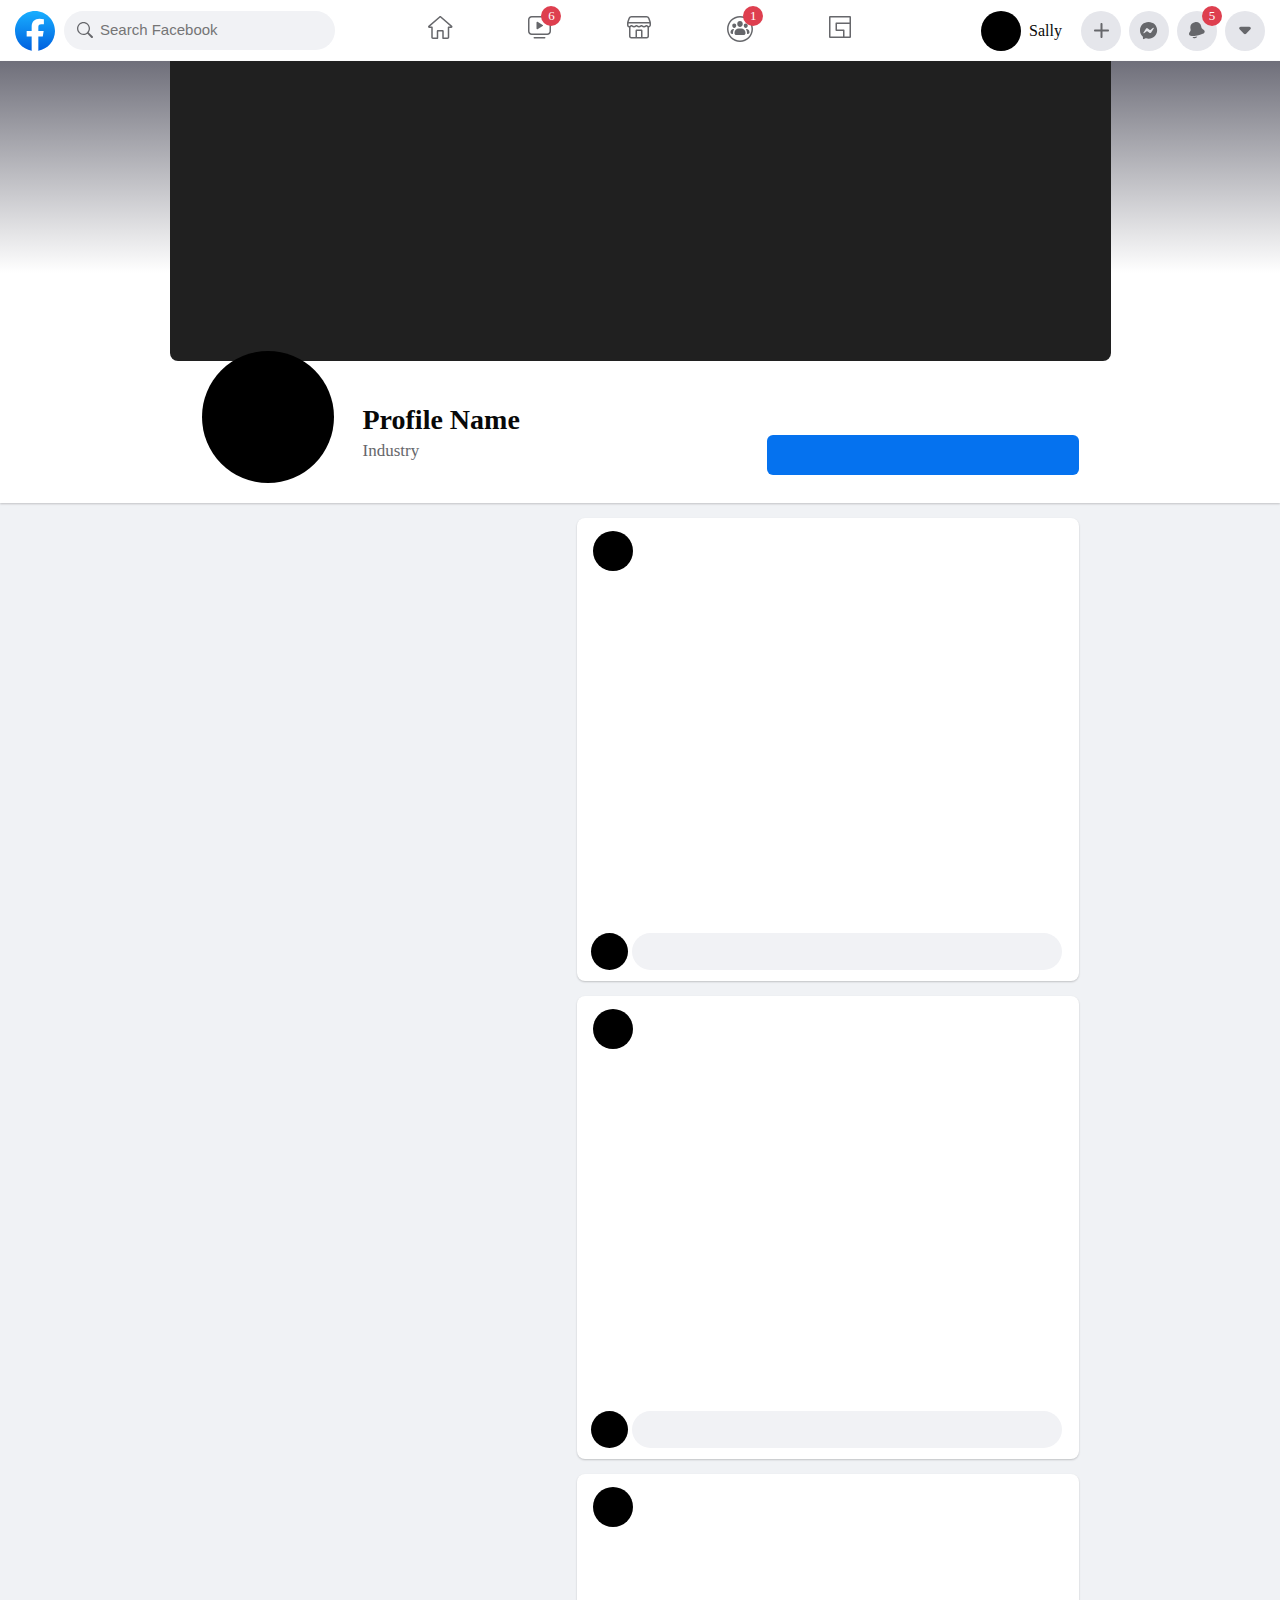
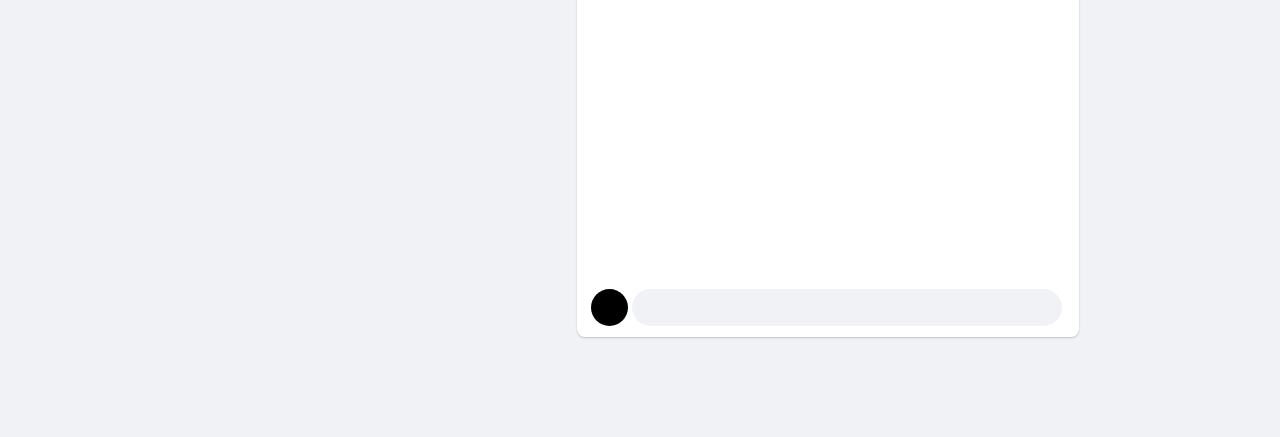
<file: facebook-design/index.html>
<!DOCTYPE html>
<html lang="en">
<head>
    <meta charset="UTF-8">
    <meta http-equiv="X-UA-Compatible" content="IE=edge">
    <meta name="viewport" content="width=device-width, initial-scale=1.0">
    <link rel="stylesheet" href="style.css">
    <title>Facebook</title>

</head>
<body>
    
    <!-- <div class="loader" ></div> -->
    <div class="content"  >
        <div class="navbar">
            <div class="navbar__container">
                <div class="navbar__logo">
                    <svg width="40" height="40" viewBox="0 0 40 40" fill="none" xmlns="http://www.w3.org/2000/svg">
                        <path d="M16.6667 39.7778C7.22222 38.1111 0 29.8889 0 20C0 9 9 0 20 0C31 0 40 9 40 20C40 29.8889 32.7778 38.1111 23.3333 39.7778L22.2222 38.8889H17.7778L16.6667 39.7778Z" fill="url(#paint0_linear_1_34)"/>
                        <path d="M27.7778 25.5555L28.6667 20H23.3334V16.1111C23.3334 14.5555 23.8889 13.3333 26.3334 13.3333H28.8889V8.22222C27.4445 7.99999 25.8889 7.77777 24.4445 7.77777C19.8889 7.77777 16.6667 10.5555 16.6667 15.5555V20H11.6667V25.5555H16.6667V39.6667C17.7778 39.8889 18.8889 40 20 40C21.1111 40 22.2222 39.8889 23.3334 39.6667V25.5555H27.7778Z" fill="white"/>
                        <defs>
                        <linearGradient id="paint0_linear_1_34" x1="20" y1="38.6156" x2="20" y2="0" gradientUnits="userSpaceOnUse">
                        <stop stop-color="#0062E0"/>
                        <stop offset="1" stop-color="#19AFFF"/>
                        </linearGradient>
                        </defs>
                    </svg>
                    <div class="navbar__search_form">

                        <input type="text" name="search_bar" id="search_bar" placeholder="Search Facebook"/> 
                        <div class="serach_icon">
                            <svg width="16" viewBox="0 0 16 16">
                                <use xlink:href="./facebook-icons.svg#search"></use>
                            </svg>
                        </div>  
                    </div>
                </div>
                <nav>
                    <a href="#">
                        <svg width="25" viewBox="0 0 25 23">
                            <use xlink:href="./facebook-icons.svg#home"></use>
                        </svg>
                    </a>
                    <a href="#">
                        <svg width="23" viewBox="0 0 23 23">
                            <use xlink:href="./facebook-icons.svg#videos"></use>
                        </svg>
                        <div class="count_circle">6</div>
                    </a>
                    <a href="#">
                        <svg width="24" viewBox="0 0 24 23" >
                            <use xlink:href="./facebook-icons.svg#build"></use>
                        </svg>
                    </a>
                    <a href="#">
                        <svg width="26" viewBox="0 0 26 26" >
                            <use xlink:href="./facebook-icons.svg#group"></use>
                        </svg>
                        <div class="count_circle">1</div>
                    </a>
                    <a href="#">
                        <svg width="22" viewBox="0 0 22 22" >
                            <use xlink:href="./facebook-icons.svg#rand"></use>
                        </svg>
                    </a>
                </nav>
                <div class="navbar__profile">
                    <span class="navbar__default_img">
                    </span>
                    <p>Sally</p>
                    <div class="navbar__profile_icons">
                        <a href="#">
                            <svg width="15" viewBox="0 0 15 15" >
                                <use xlink:href="./facebook-icons.svg#add"></use>
                            </svg>
                            
                        </a>
                        <a href="#">
                            <svg width="18" viewBox="0 0 18 18" >
                                <use xlink:href="./facebook-icons.svg#messages"></use>
                            </svg>
                        </a>
                        <a href="#">
                            <svg width="16" viewBox="0 0 16 17" >
                                <use xlink:href="./facebook-icons.svg#notif"></use>
                            </svg>
                            <div class="count_circle">5</div>
                        </a>
                        <a href="#">
                            <svg width="12" viewBox="0 0 12 9" >
                                <use xlink:href="./facebook-icons.svg#view-more"></use>
                            </svg>
                        </a>
                    </div>
                    
                    <div class="hamburger" onclick="document.querySelector('.navbar__profile').classList.toggle('active')">
                        <svg width="12" viewBox="0 0 12 9" >
                            <use xlink:href="./facebook-icons.svg#view-more"></use>
                        </svg>
                    </div>
                    
                </div>
            </div>
        </div>
        <div class="header">
            <div class="header__cover">  
            </div>
            <div class="header__user_info">
                <div class="header__profile_picture"> </div>
                <div class="header__info">
                    <h2>Profile Name</h2>
                    <p>Industry</p>
                </div>
                <div class="header__box"></div>
            </div>
        </div>
        <main class="container">
           <div class="container__left_side"></div> 
           <div class="container__right_side">

                <div class="post" style="display: none;" >
                    <div class="post__header">
                        <span class="post__default_img">
                        </span>
                        <div class="post__profile_info">
                            <h3></h3>
                            <p>Yesterday at 14:03</p>
                        </div>
                        <svg width="17" height="4" viewBox="0 0 17 4" >
                            <use xlink:href="./facebook-icons.svg#more-options"></use>
                        </svg>    
                    </div>
                    <div class="post__description">
                        <p> Description </p>
                    </div>
                    <img src="./images/post.png" alt="" class="post__image">
                    <div class="post__feedback">
                        <div class="post__icons"></div>
                        <p>Joe Soap and 40 others</p>
                        <p class="post__feedback__comment_count">1 comment 1 share</p>                        
                    </div>
                    <div class="post__leave_feedback">
                        <div>
                            Like
                        </div>
                        <div>
                            Comment
                        </div>
                        <div>
                            Share
                        </div>
                    </div>
                    <div class="post__comments">
                        <a href="#"> Most relevant</a>
                        <div class="post__comment">
                            <span class="post__comment_img"></span>
                            <input type="text" name="comment" placeholder="Write a comment...">

                        </div>
                        <a href="#">View 1 comment</a>
                    </div>
                </div>

                <div class="post_skeleton" style="display: none;" >
                    <div class="post__header">
                        <span class="post__default_img skeleton">
                        </span>
                        <div class="post__profile_info ">
                            <h3 class="skeleton"></h3>
                            <p class="skeleton"></p>
                        </div>   
                    </div>
                    <div class="post__description skeleton">
                    </div>
                    <div class="post_skeleton__image skeleton">
                        
                    </div>
                    
                    <div class="post__feedback">
                        <div class="post__icons skeleton"></div>
                        <p class="post__feedback__comment_count skeleton"></p>                        
                    </div>
                    <div class="post__comments">
                        <div class="post__comment">
                            <span class="post__comment_img skeleton"></span>
                            <input type="text" name="comment"class="skeleton">

                        </div>
                    </div>
                </div>
           </div>
        </main>
    </div>
    <script type="module" src="./script.js"></script>
    
</body>
</html>
</file>
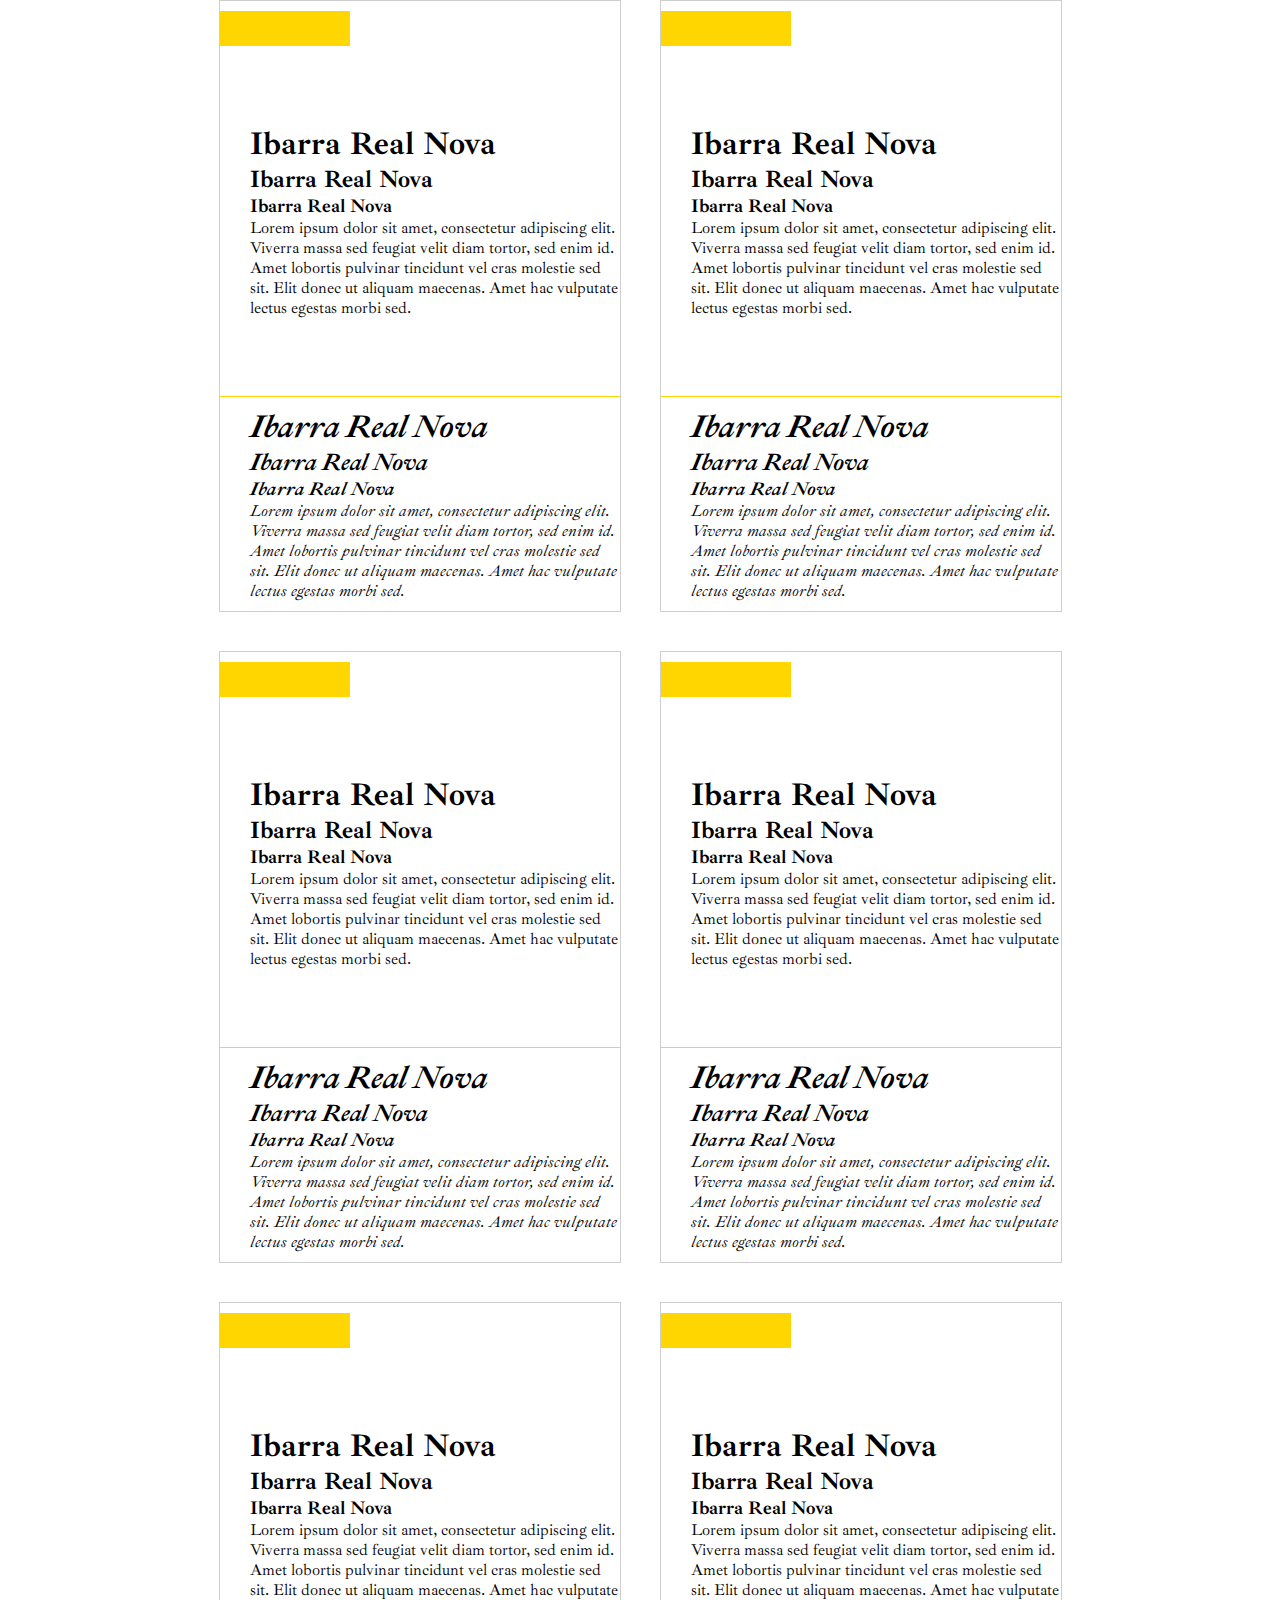
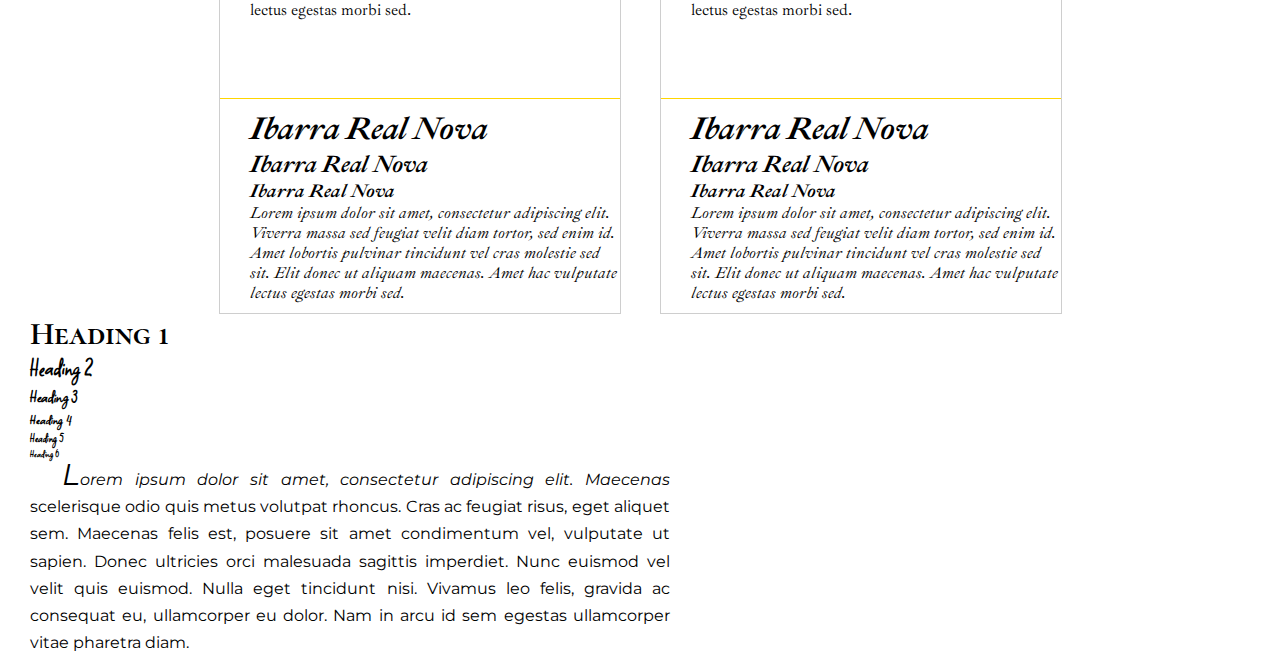
<file: fonts-task/index.html>
<!DOCTYPE html>
<html lang="en">
<head>
    <meta charset="UTF-8">
    <meta http-equiv="X-UA-Compatible" content="IE=edge">
    <meta name="viewport" content="width=device-width, initial-scale=1.0">
    <link rel="stylesheet" href="style.css">
    <title>Document</title>
</head>
<body>
    <div class="container">
        <div class="card card-1">
            <div class="block"></div>
            <div>
                <h1>Ibarra Real Nova </h1>
                <h2>Ibarra Real Nova </h2>
                <h3>Ibarra Real Nova </h3>
                <p>Lorem ipsum dolor sit amet, consectetur adipiscing elit. Viverra massa sed feugiat velit diam tortor, sed enim id. Amet lobortis pulvinar tincidunt vel cras molestie sed sit. Elit donec ut aliquam maecenas. Amet hac vulputate lectus egestas morbi sed.</p>
            </div>
            <div class="card--italics">
                <h1>Ibarra Real Nova </h1>
                <h2>Ibarra Real Nova </h2>
                <h3>Ibarra Real Nova </h3>
                <p>Lorem ipsum dolor sit amet, consectetur adipiscing elit. Viverra massa sed feugiat velit diam tortor, sed enim id.
                    Amet lobortis pulvinar tincidunt vel cras molestie sed sit. Elit donec ut aliquam maecenas. Amet hac vulputate
                    lectus egestas morbi sed.</p>
            </div>
        </div>
        <div class="card card-1">
            <div class="block"></div>
            <div>
                <h1>Ibarra Real Nova </h1>
                <h2>Ibarra Real Nova </h2>
                <h3>Ibarra Real Nova </h3>
                <p>Lorem ipsum dolor sit amet, consectetur adipiscing elit. Viverra massa sed feugiat velit diam tortor, sed
                    enim id. Amet lobortis pulvinar tincidunt vel cras molestie sed sit. Elit donec ut aliquam maecenas. Amet
                    hac vulputate lectus egestas morbi sed.</p>
            </div>
            <div class="card--italics">
                <h1>Ibarra Real Nova </h1>
                <h2>Ibarra Real Nova </h2>
                <h3>Ibarra Real Nova </h3>
                <p>Lorem ipsum dolor sit amet, consectetur adipiscing elit. Viverra massa sed feugiat velit diam tortor, sed
                    enim id.
                    Amet lobortis pulvinar tincidunt vel cras molestie sed sit. Elit donec ut aliquam maecenas. Amet hac
                    vulputate
                    lectus egestas morbi sed.</p>
            </div>
        
        </div>
        <div class="card card-1">
            <div class="block"></div>
            <div>
                <h1>Ibarra Real Nova </h1>
                <h2>Ibarra Real Nova </h2>
                <h3>Ibarra Real Nova </h3>
                <p>Lorem ipsum dolor sit amet, consectetur adipiscing elit. Viverra massa sed feugiat velit diam tortor, sed
                    enim id. Amet lobortis pulvinar tincidunt vel cras molestie sed sit. Elit donec ut aliquam maecenas. Amet
                    hac vulputate lectus egestas morbi sed.</p>
            </div>
            <div class="card--italics">
                <h1>Ibarra Real Nova </h1>
                <h2>Ibarra Real Nova </h2>
                <h3>Ibarra Real Nova </h3>
                <p>Lorem ipsum dolor sit amet, consectetur adipiscing elit. Viverra massa sed feugiat velit diam tortor, sed
                    enim id.
                    Amet lobortis pulvinar tincidunt vel cras molestie sed sit. Elit donec ut aliquam maecenas. Amet hac
                    vulputate
                    lectus egestas morbi sed.</p>
            </div>
        
        </div>
        <div class="card card-1">
            <div class="block"></div>
            <div>
                <h1>Ibarra Real Nova </h1>
                <h2>Ibarra Real Nova </h2>
                <h3>Ibarra Real Nova </h3>
                <p>Lorem ipsum dolor sit amet, consectetur adipiscing elit. Viverra massa sed feugiat velit diam tortor, sed
                    enim id. Amet lobortis pulvinar tincidunt vel cras molestie sed sit. Elit donec ut aliquam maecenas. Amet
                    hac vulputate lectus egestas morbi sed.</p>
            </div>
            <div class="card--italics">
                <h1>Ibarra Real Nova </h1>
                <h2>Ibarra Real Nova </h2>
                <h3>Ibarra Real Nova </h3>
                <p>Lorem ipsum dolor sit amet, consectetur adipiscing elit. Viverra massa sed feugiat velit diam tortor, sed
                    enim id.
                    Amet lobortis pulvinar tincidunt vel cras molestie sed sit. Elit donec ut aliquam maecenas. Amet hac
                    vulputate
                    lectus egestas morbi sed.</p>
            </div>
        
        </div>
        <div class="card card-1">
            <div class="block"></div>
            <div>
                <h1>Ibarra Real Nova </h1>
                <h2>Ibarra Real Nova </h2>
                <h3>Ibarra Real Nova </h3>
                <p>Lorem ipsum dolor sit amet, consectetur adipiscing elit. Viverra massa sed feugiat velit diam tortor, sed
                    enim id. Amet lobortis pulvinar tincidunt vel cras molestie sed sit. Elit donec ut aliquam maecenas. Amet
                    hac vulputate lectus egestas morbi sed.</p>
            </div>
            <div class="card--italics">
                <h1>Ibarra Real Nova </h1>
                <h2>Ibarra Real Nova </h2>
                <h3>Ibarra Real Nova </h3>
                <p>Lorem ipsum dolor sit amet, consectetur adipiscing elit. Viverra massa sed feugiat velit diam tortor, sed
                    enim id.
                    Amet lobortis pulvinar tincidunt vel cras molestie sed sit. Elit donec ut aliquam maecenas. Amet hac
                    vulputate
                    lectus egestas morbi sed.</p>
            </div>
        
        </div>
        <div class="card card-1">
            <div class="block"></div>
            <div>
                <h1>Ibarra Real Nova </h1>
                <h2>Ibarra Real Nova </h2>
                <h3>Ibarra Real Nova </h3>
                <p>Lorem ipsum dolor sit amet, consectetur adipiscing elit. Viverra massa sed feugiat velit diam tortor, sed
                    enim id. Amet lobortis pulvinar tincidunt vel cras molestie sed sit. Elit donec ut aliquam maecenas. Amet
                    hac vulputate lectus egestas morbi sed.</p>
            </div>
            <div class="card--italics">
                <h1>Ibarra Real Nova </h1>
                <h2>Ibarra Real Nova </h2>
                <h3>Ibarra Real Nova </h3>
                <p>Lorem ipsum dolor sit amet, consectetur adipiscing elit. Viverra massa sed feugiat velit diam tortor, sed
                    enim id.
                    Amet lobortis pulvinar tincidunt vel cras molestie sed sit. Elit donec ut aliquam maecenas. Amet hac
                    vulputate
                    lectus egestas morbi sed.</p>
            </div>
        
        </div>
        
    </div>
    <div class="task-1">
        <h1>Heading 1</h1>
        <h2>Heading 2</h2>
        <h3>Heading 3</h3>
        <h4>Heading 4</h4>
        <h5>Heading 5</h5>
        <h6>Heading 6</h6>
        <p>Lorem ipsum dolor sit amet, consectetur adipiscing elit. Maecenas scelerisque odio quis metus volutpat rhoncus. Cras ac feugiat risus, eget aliquet sem. Maecenas felis est, posuere sit amet condimentum vel, vulputate ut sapien. Donec ultricies orci malesuada sagittis imperdiet. Nunc euismod vel velit quis euismod. Nulla eget tincidunt nisi. Vivamus leo felis, gravida ac consequat eu, ullamcorper eu dolor. Nam in arcu id sem egestas ullamcorper vitae pharetra diam.</p>  
    </div>
    
</body>
</html>
</file>
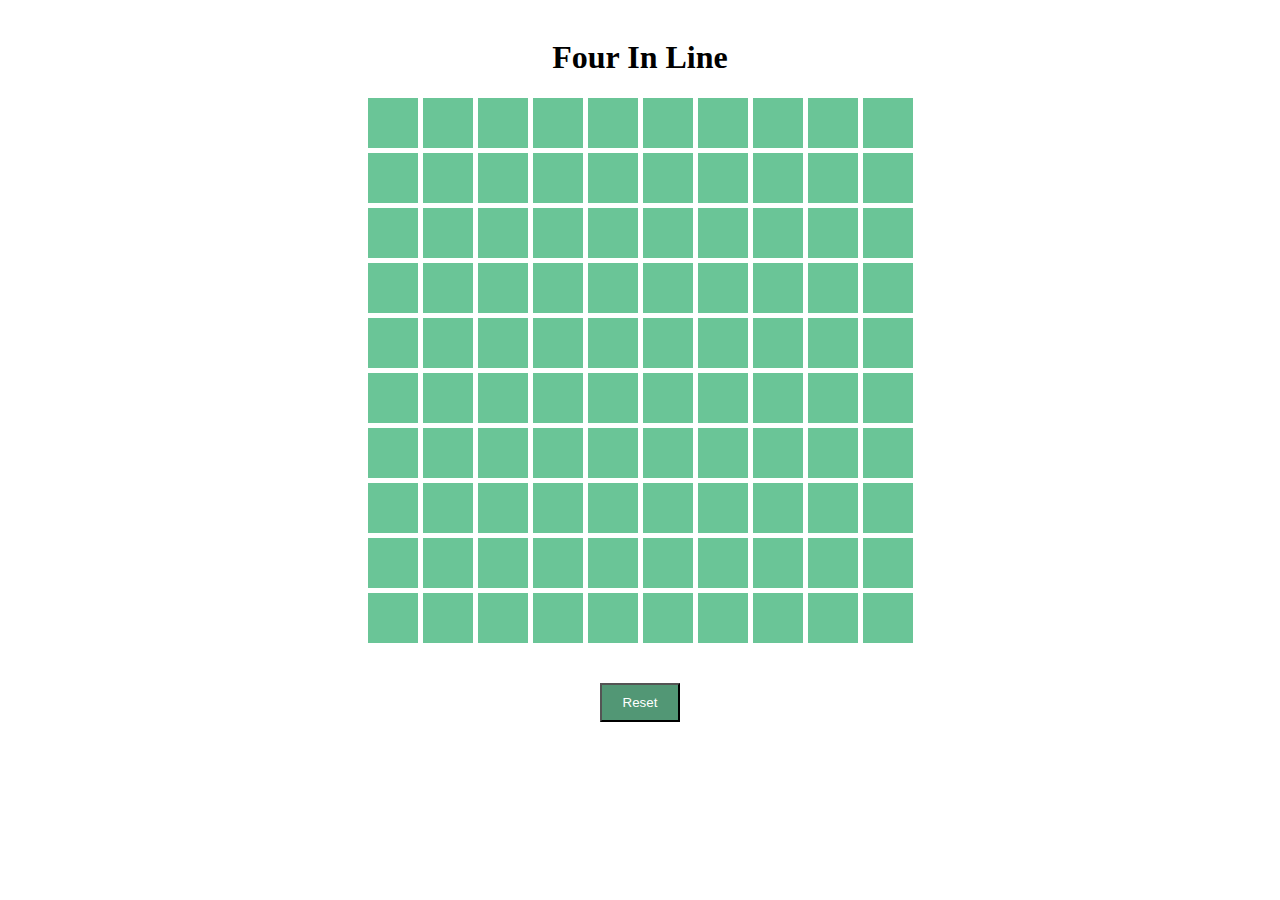
<file: four-in-line-game/index.html>
<!DOCTYPE html>
<html lang="en">
<head>
    <meta charset="UTF-8">
    <meta http-equiv="X-UA-Compatible" content="IE=edge">
    <meta name="viewport" content="width=device-width, initial-scale=1.0">
    
    <link rel="stylesheet" href="style.css">
    <title>Document</title>
</head>
<body>
    <div class="game">
        <h1>Four In Line</h1>
        <div class="game__container">

        </div>
        <div class="game__result"> </div>
        <button class="game__reset_button">
            Reset
        </button>
    </div>
    <script src="./script.js"></script>
</body>
</html>
</file>
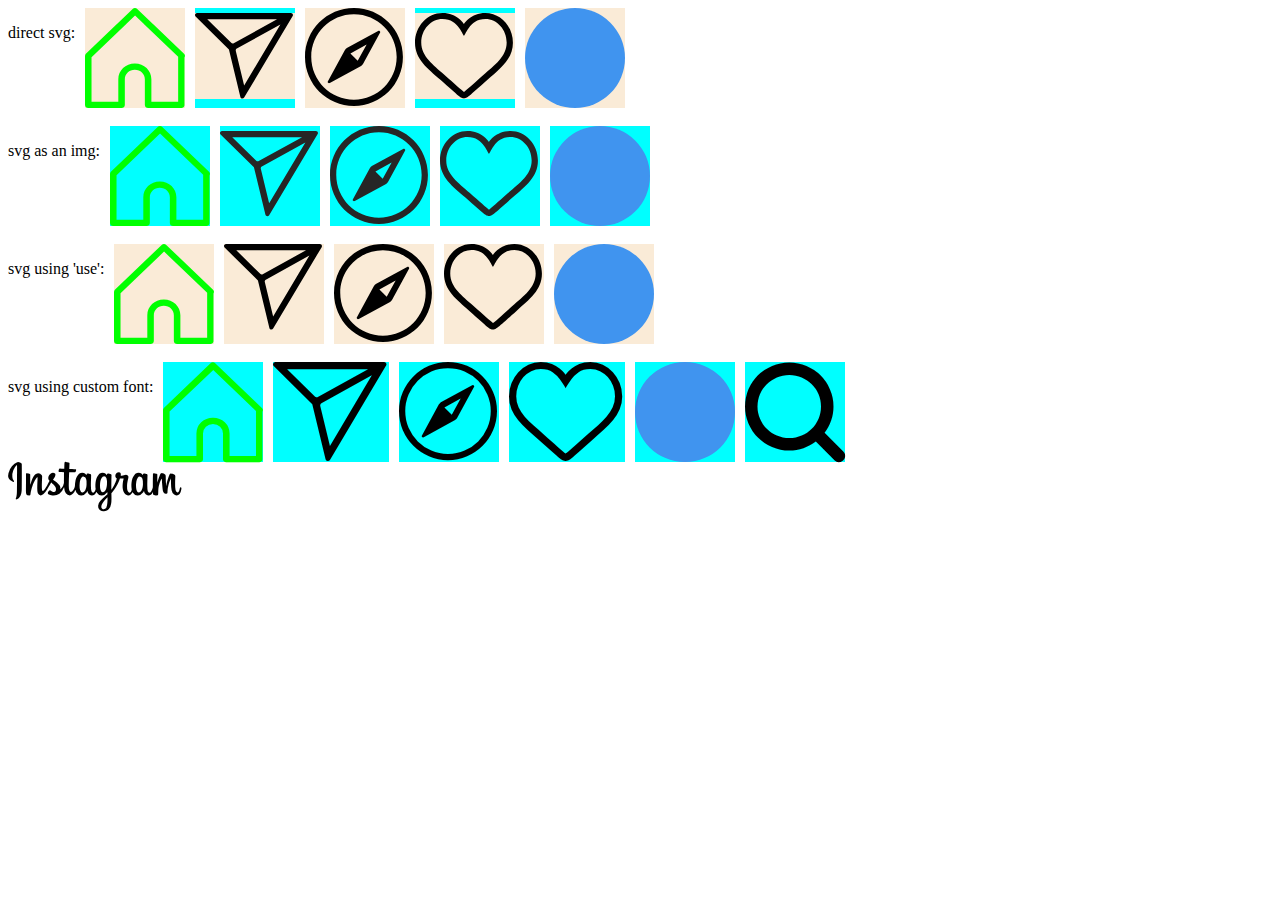
<file: instagram/index.html>
<!DOCTYPE html>
<html lang="en">
<head>
    <meta charset="UTF-8">
    <meta http-equiv="X-UA-Compatible" content="IE=edge">
    <meta name="viewport" content="width=device-width, initial-scale=1.0">
    <title>Document</title>
    <link rel="stylesheet" href="style.css">
    <link rel="stylesheet" href="font-styles.css">
</head>
<body>
    <nav>
        <p>direct svg: </p>
        <a href="#"> 
            <svg viewBox="0 0 22 22" xmlns="http://www.w3.org/2000/svg" class="clicked">
                <path d="M21.2126 22H13.8863C13.5033 22 13.1681 21.6795 13.1681 21.3132V15.6816C13.1681 14.4912 12.2104 13.5754 10.9654 13.5754C9.72044 13.5754 8.76276 14.4912 8.76276 15.6816V21.3132C8.76276 21.6795 8.42757 22 8.0445 22H0.718259C0.335187 22 0 21.6795 0 21.3132V10.5536C0 10.3704 0.0957678 10.1873 0.191536 10.0499L10.4866 0.206035C10.7739 -0.0686785 11.2048 -0.0686785 11.4921 0.206035L21.7872 10.0499C21.9787 10.2331 22.0745 10.5536 21.9308 10.7825C21.9308 10.8283 21.883 10.8283 21.883 10.8741V21.3132C21.9308 21.6795 21.5956 22 21.2126 22ZM14.6046 20.6264H20.4943V10.7367L11.0133 1.67118L1.43652 10.8283V20.6264H7.32624V15.6816C7.32624 13.7128 8.90641 12.2019 10.9654 12.2019C13.0244 12.2019 14.6046 13.7128 14.6046 15.6816V20.6264V20.6264Z"/>
            </svg>    
        
        </a>
        <a href="#"> 
            <svg viewBox="0 0 22 19"  xmlns="http://www.w3.org/2000/svg">
                <path d="M21.0766 0H0.451594C0.0390941 0 -0.144239 0.504167 0.130761 0.779167L7.46409 8.02083L9.98493 18.4708C10.0766 18.8833 10.6266 18.9292 10.8099 18.6083L21.4891 0.6875C21.6724 0.366667 21.4433 0 21.0766 0ZM2.69743 1.375H18.0516L8.51826 6.64583C8.33493 6.7375 8.10576 6.69167 7.96826 6.55417L2.69743 1.375V1.375ZM10.8099 15.95L8.97659 8.34167C8.93076 8.15833 9.02243 7.92917 9.20576 7.8375L18.7849 2.52083L10.8099 15.95V15.95Z" />
            </svg>

        </a>
        <a href="#"> 
            <svg viewBox="0 0 22 22"  xmlns="http://www.w3.org/2000/svg">
                <path fill-rule="evenodd" clip-rule="evenodd" d="M10.7708 0C16.7292 0 21.5417 4.8125 21.5417 10.7708C21.5417 16.7292 16.7292 21.5417 10.7708 21.5417C4.8125 21.5417 0 16.7292 0 10.7708C0 4.8125 4.8125 0 10.7708 0ZM10.7708 20.1667C15.95 20.1667 20.1667 15.95 20.1667 10.7708C20.1667 5.59167 15.95 1.375 10.7708 1.375C5.59167 1.375 1.375 5.59167 1.375 10.7708C1.375 15.95 5.59167 20.1667 10.7708 20.1667ZM8.75417 9.30417C8.89167 9.075 9.075 8.89167 9.30417 8.75417L16.0875 5.04167C16.225 4.99583 16.3625 4.99583 16.4542 5.0875C16.5458 5.17917 16.5917 5.31667 16.5 5.45417L12.7875 12.2375C12.65 12.4667 12.4667 12.65 12.2375 12.7875L5.45417 16.5C5.31667 16.5458 5.17917 16.5458 5.0875 16.4542C4.99583 16.3625 4.95 16.225 5.04167 16.0875L8.75417 9.30417V9.30417ZM11.5958 11.5958L13.5667 8.02083L9.99167 9.99167L11.5958 11.5958Z" />
            </svg>
        </a>
        <a href="#"> 
            <svg viewBox="0 0 22 19" xmlns="http://www.w3.org/2000/svg">
                <path fill-rule="evenodd" clip-rule="evenodd" d="M15.4917 0C12.2375 0 10.7708 2.42917 10.7708 2.42917C10.7708 2.42917 9.30417 0 6.05 0C2.70417 0 0 2.93333 0 6.55417C0 10.175 2.79583 12.2375 5.59167 14.7125C9.80833 18.4708 10.0833 18.7917 10.7708 18.7917C11.4583 18.7917 11.7333 18.4708 15.95 14.7125C18.7917 12.1917 21.5417 10.1292 21.5417 6.55417C21.5417 2.93333 18.8375 0 15.4917 0ZM15.0333 13.6583C12.5583 15.8583 11.2292 17.0958 10.7708 17.3708C10.3125 17.05 8.6625 15.5833 6.50833 13.6583C3.9875 11.4125 1.375 9.53333 1.375 6.50833C1.375 3.66667 3.48333 1.32917 6.05 1.32917C7.92917 1.32917 8.9375 2.24583 9.67083 3.25417C11.3208 5.59167 10.2208 5.59167 11.8708 3.25417C12.6042 2.24583 13.6125 1.32917 15.4917 1.32917C18.0583 1.32917 20.1667 3.66667 20.1667 6.50833C20.1667 9.57917 17.5542 11.4583 15.0333 13.6583Z" />
            </svg>   

        </a>
        <a href="#"> 
            <svg viewBox="0 0 22 22" xmlns="http://www.w3.org/2000/svg" class="circle">
                <circle cx="11" cy="11" r="11" />
            </svg>
        </a>
    </nav>  
    <br/>
    <nav>
        <p>svg as an img: </p>
        <a href="#"> <img src="./icons/home.svg" alt="" class="clicked"> </a>
        <a href="#"> <img src="./icons/messages.svg" alt=""> </a>
        <a href="#"> <img src="./icons/explore.svg" alt=""> </a>
        <a href="#"> <img src="./icons/like.svg" alt=""> </a>
        <a href="#"> <img src="./icons/circle.svg" alt=""> </a>
    </nav>
    <br/>
    <nav>
        <p>svg using 'use': </p>
        <a href="#" >
            <svg viewBox="0 0 22 22" class="clicked">
                <use xlink:href="icons.svg#home"></use>
            </svg>
        </a>
        <a href="#">
            <svg viewBox="0 0 22 22">
                <use xlink:href="icons.svg#messages"></use>
            </svg>
        </a>
        <a href="#">
            <svg viewBox="0 0 22 22">
                <use xlink:href="icons.svg#explore"></use>
            </svg>
        </a>
        <a href="#">
            <svg viewBox="0 0 22 22">
                <use xlink:href="icons.svg#like"></use>
            </svg>
        </a>
        <a href="#">
            <svg viewBox="0 0 22 22" class="circle">
                <use xlink:href="icons.svg#circle"></use>
            </svg>
        </a>
    </nav>
    <br/>
    <nav>
        <p>svg using custom font: </p>
        <a href="#" class="icon-home clicked"> </a>
        <a href="#" class="icon-messages"> </a>
        <a href="#" class="icon-explore"> </a>
        <a href="#" class="icon-like"> </a>
        <a href="#" class="icon-circle circle"> </a>
        <a href="#" class="icon-search"></a>
    </nav>

    <div>
        <a href="#" class="icon-logo logo"></a>
    </div>
</body>
</html>
</file>
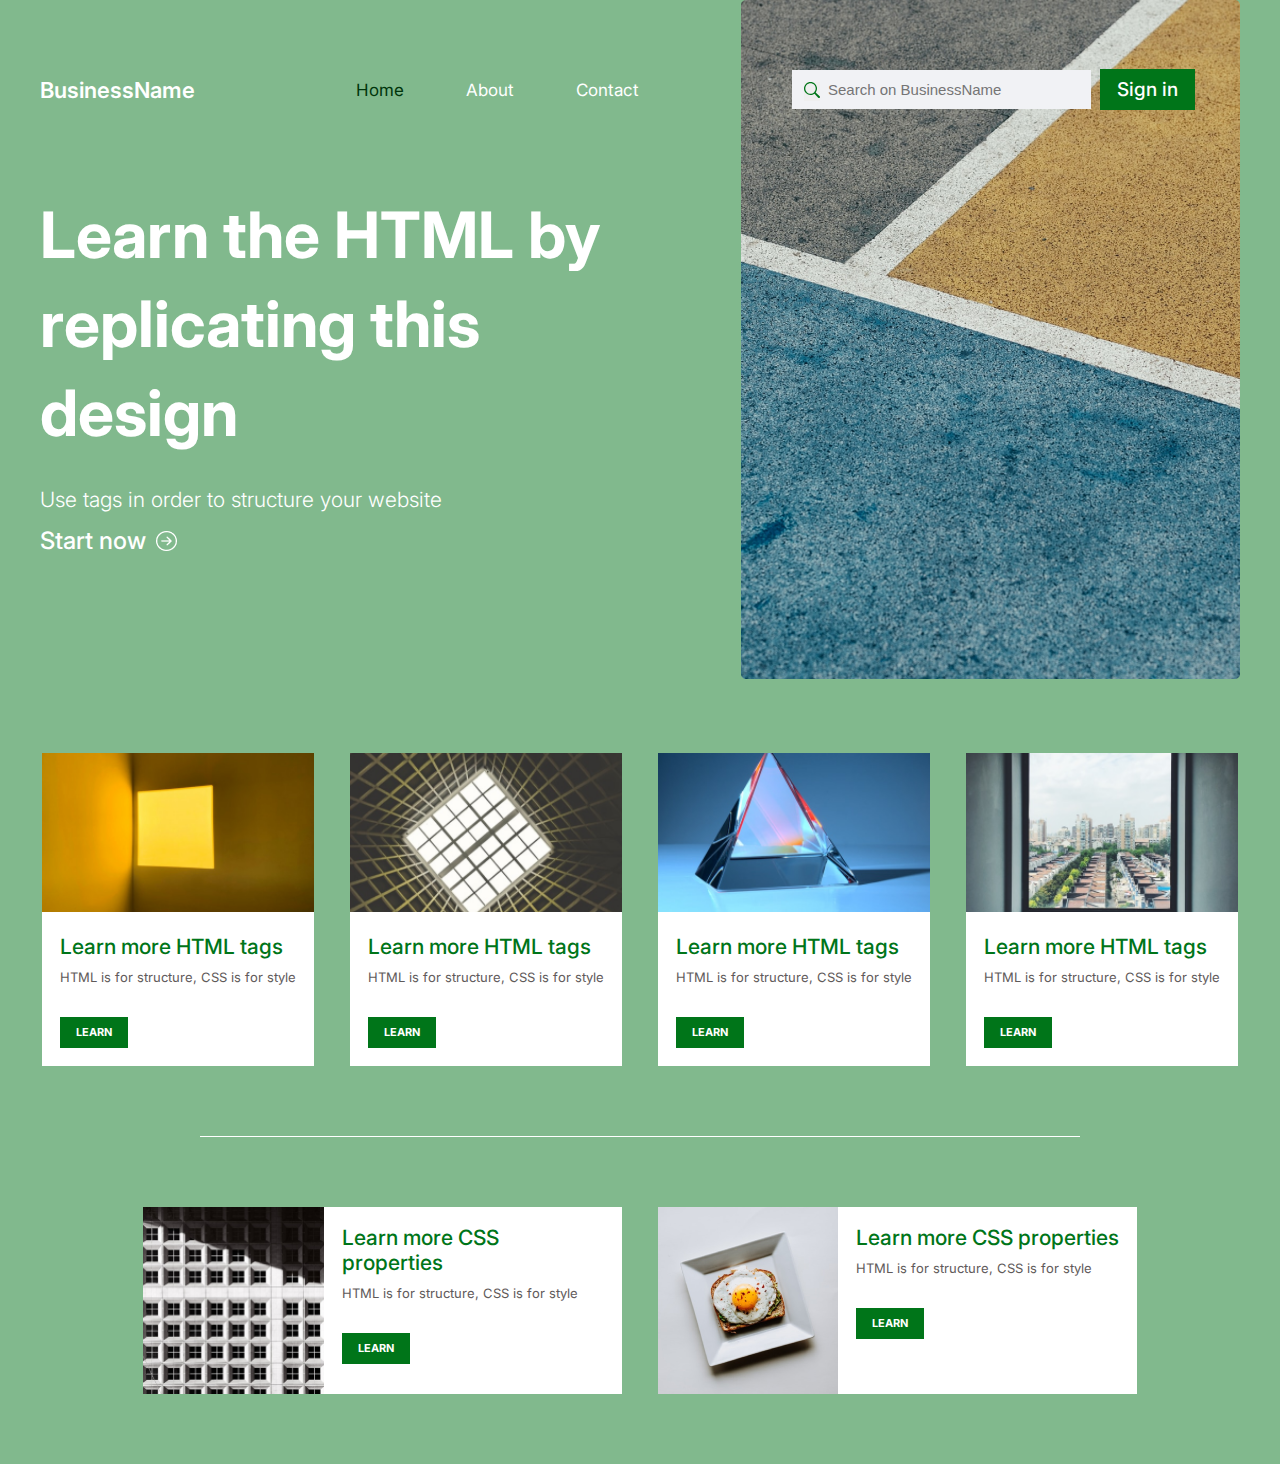
<file: task1/index.html>
<!DOCTYPE html>
<html lang="en">
<head>
    <meta charset="UTF-8">
    <meta http-equiv="X-UA-Compatible" content="IE=edge">
    <meta name="viewport" content="width=device-width, initial-scale=1.0">
    <title>Document</title>
    <link rel="stylesheet" href="./style.css"/>
    <link rel="preconnect" href="https://fonts.googleapis.com">
    <link rel="preconnect" href="https://fonts.gstatic.com" crossorigin>
    <link href="https://fonts.googleapis.com/css2?family=Inter:wght@300;400;500;700&display=swap" rel="stylesheet">
</head>
<body>
    <div class="navigation">
        <div class="navbar">
            <h2>BusinessName</h2>
            <nav>
                <a href="#" class="clicked-link">Home</a>
                <a href="#">About</a>
                <a href="#">Contact</a>
            </nav>
            <div class="nav--forms">
                <form>
                    <div class="search-form">

                        <input type="text" name="search_bar" id="search_bar" placeholder="Search on BusinessName"/> 
                        <button type="submit">
                            <svg width="16" height="16" viewBox="0 0 16 16" fill="none" xmlns="http://www.w3.org/2000/svg">
                                <path fill-rule="evenodd" clip-rule="evenodd" d="M10.1779 2.8233C12.2088 4.85421 12.2088 8.14696 10.1779 10.1779C8.14696 12.2088 4.85421 12.2088 2.8233 10.1779C0.79239 8.14696 0.79239 4.85421 2.8233 2.8233C4.85421 0.79239 8.14696 0.79239 10.1779 2.8233ZM11.6589 10.4578C13.6195 7.90868 13.4323 4.23907 11.0972 1.90398C8.55856 -0.634659 4.44261 -0.634659 1.90398 1.90398C-0.634659 4.44261 -0.634659 8.55856 1.90398 11.0972C4.23907 13.4323 7.90867 13.6195 10.4578 11.6589L14.1894 15.667C14.5928 16.1002 15.2752 16.1124 15.6938 15.6938C16.1124 15.2752 16.1002 14.5928 15.6669 14.1894L11.6589 10.4578Z" fill="#007519"/>
                            </svg>
                        </button>  
                    </div>
                     
                 </form> 
                 <a href="#">Sign in</a>
             </div>
        </div>
    </div>
    <div class="heading">
        <div class="heading--information">
            <h1>Learn the HTML by replicating this design</h1>
            <p class="description">Use tags in order to structure your website</p>
            <a href="#"> Start now
                <img src="./arrow.png" alt="" class="arrow">
            </a>
        </div>
        <div class="heading--image">
            <img src="./rect.png" alt="">
        </div>
    </div>

    <div class="cards">
        <div class="card">
            <img src="./images/card1.png" alt="">
            <div class="card--info">
                <h3 class="card--title">Learn more HTML tags</h3>
                <p class="card--description">HTML is for structure, CSS is for style</p>
                <button class="card--button">LEARN</button>
            </div>
        </div>
        <div class="card">
            <img src="./images/card2.png" alt="">
            <div class="card--info">
                <h3 class="card--title">Learn more HTML tags</h3>
                <p class="card--description">HTML is for structure, CSS is for style</p>
                <button class="card--button">LEARN</button>
            </div>
        </div>
        <div class="card">
            <img src="./images/card3.png" alt="">
            <div class="card--info">
                <h3 class="card--title">Learn more HTML tags</h3>
                <p class="card--description">HTML is for structure, CSS is for style</p>
                <button class="card--button">LEARN</button>
            </div>
        </div>
        <div class="card">
            <img src="./images/card4.png" alt="">
            <div class="card--info">
                <h3 class="card--title">Learn more HTML tags</h3>
                <p class="card--description">HTML is for structure, CSS is for style</p>
                <button class="card--button">LEARN</button>
            </div>
        </div>
    </div>
    <hr />
    <div class="cards">
        <div class="card-bottom">
            <img src="./images/card5.png" alt="">
            <div class="card--info">
                <h3 class="card--title">Learn more CSS properties</h3>
                <p class="card--description">HTML is for structure, CSS is for style</p>
                <button class="card--button">LEARN</button>
            </div>
        </div>
        <div class="card-bottom">
            <img src="./images/card6.png" alt="">
            <div class="card--info">
                <h3 class="card--title">Learn more CSS properties</h3>
                <p class="card--description">HTML is for structure, CSS is for style</p>
                <button class="card--button">LEARN</button>
            </div>
        </div>
    </div>



</body>
</html>
</file>
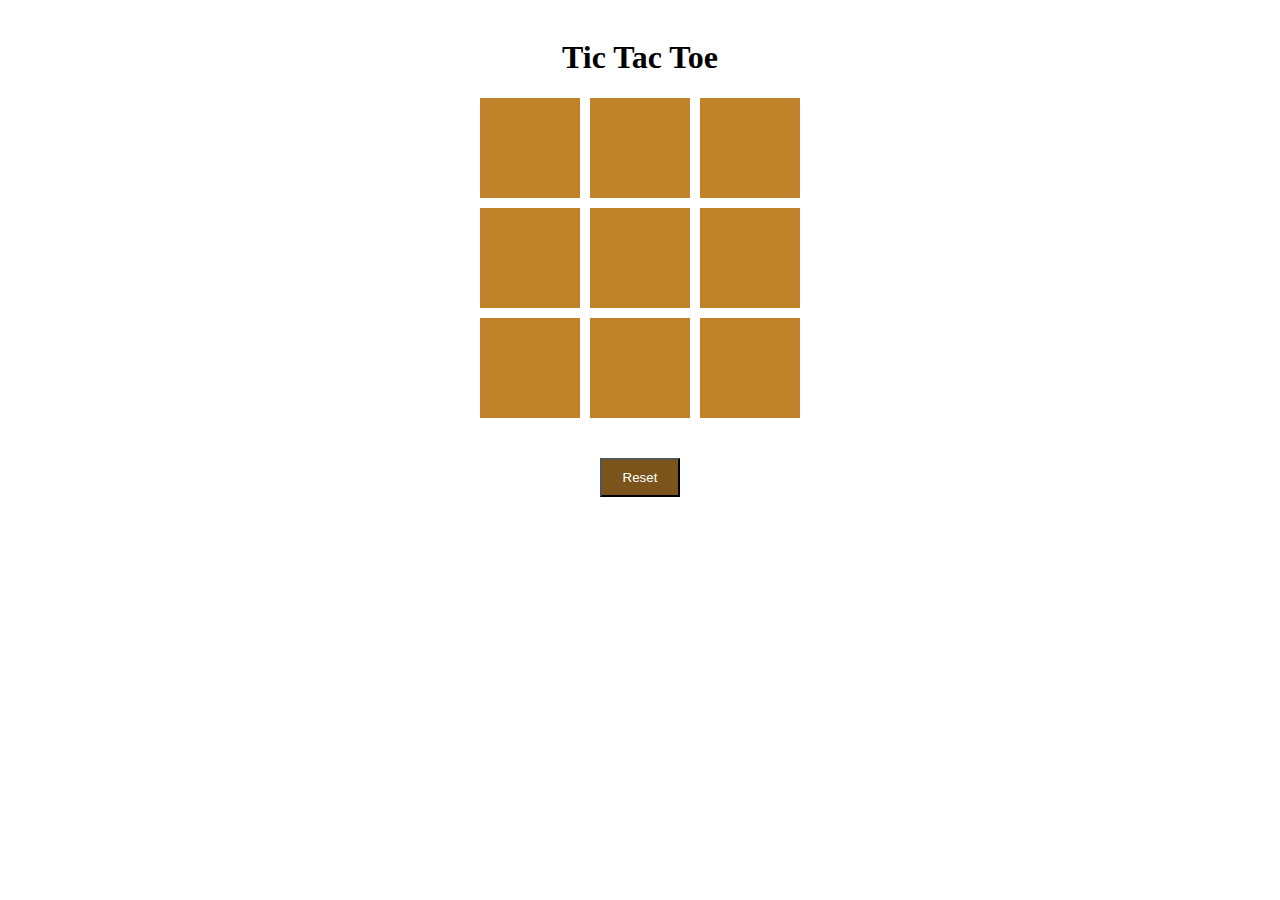
<file: tictactoe/index.html>
<!DOCTYPE html>
<html lang="en">
<head>
    <meta charset="UTF-8">
    <meta http-equiv="X-UA-Compatible" content="IE=edge">
    <meta name="viewport" content="width=device-width, initial-scale=1.0">
    
    <link rel="stylesheet" href="style.css">
    <title>TicTacToe</title>
</head>
<body>
    <div class="game">
        <h1>Tic Tac Toe</h1>
        <div class="game__container">
            <div class="game__block"></div>
            <div class="game__block"></div>
            <div class="game__block"></div>
            <div class="game__block"></div>
            <div class="game__block"></div>
            <div class="game__block"></div>
            <div class="game__block"></div>
            <div class="game__block"></div>
            <div class="game__block"></div>
        </div>
        <div class="game__result"> </div>
        <button class="game__reset_button">
            Reset
        </button>
    </div>
    <script src="./script.js"></script>
</body>
</html>
</file>
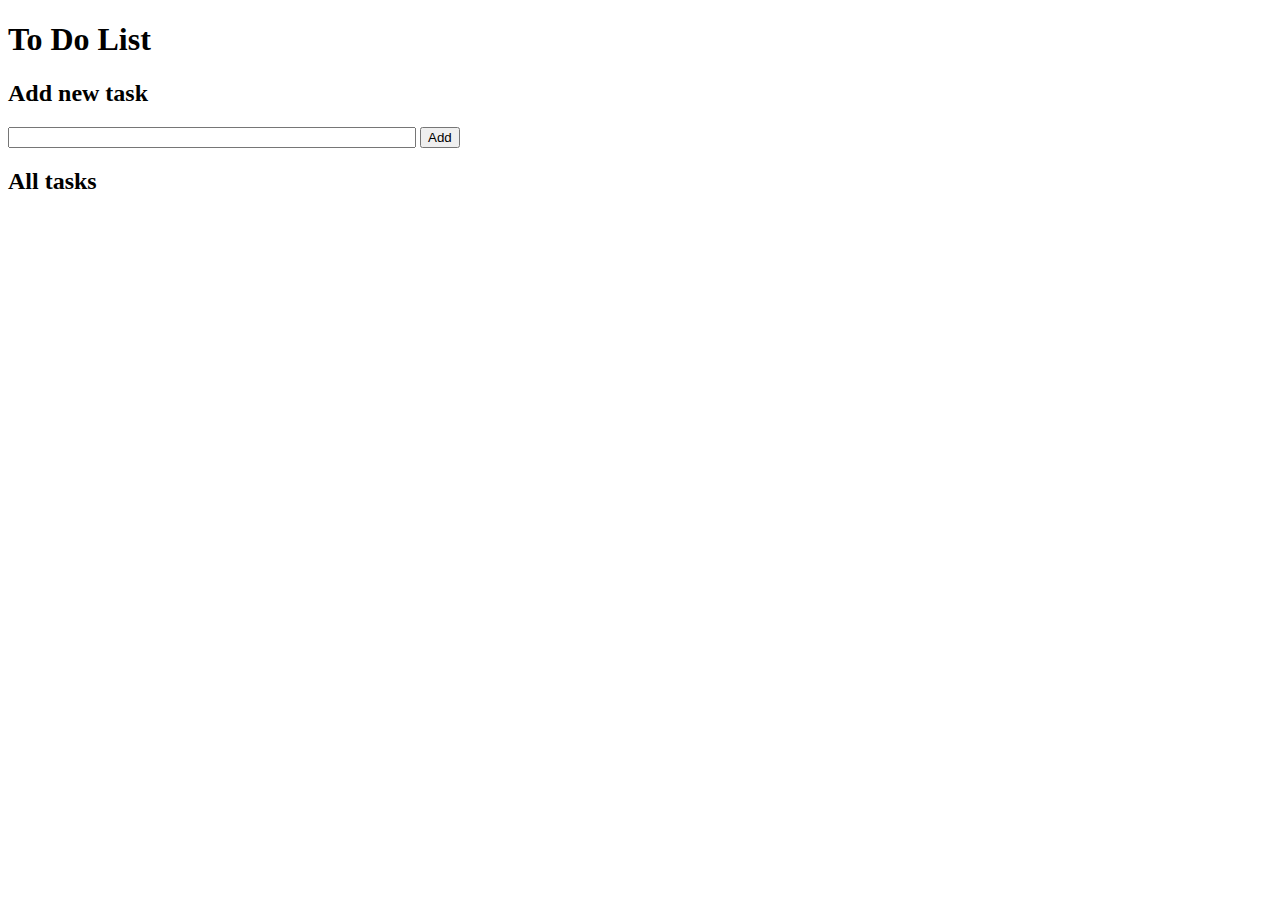
<file: todolist-sql/index.html>
<!DOCTYPE html>
<html lang="en">
<head>
    <meta charset="UTF-8">
    <meta http-equiv="X-UA-Compatible" content="IE=edge">
    <meta name="viewport" content="width=device-width, initial-scale=1.0">
    <link rel="stylesheet" href="style.css">
    <title>To Do List</title>
</head>
<body>
    <div class="app"> 
        <h1>To Do List</h1>
        <div class="input_field">
            <h2>Add new task</h2>
            <form class="input__form" action="http://web.local/todo-api.php?api-name=add-task" method="post">
                <input type="text" name="task" class="input_field__task">
                <input type="submit" value="Add" class="input_field__button">
            </form>
        </div>
        <div class="tasks_container">
            <h2>All tasks</h2>
            <div class=" task task_template" data-id="0">
                <input type="checkbox" name="completed" class="task__check">
                <input type="text" name="task_text" value="Lorem ipsum dolor sit amet consectetur adipisicing elit." disabled class="task__text">  </input>
                <button class="task__edit_btn"> edit </button>
                <button class="task__delete_btn"> remove </button>
            </div>
        </div>
    </div>
    <script type="module" src="script.js"></script>
</body>
</html>
</file>
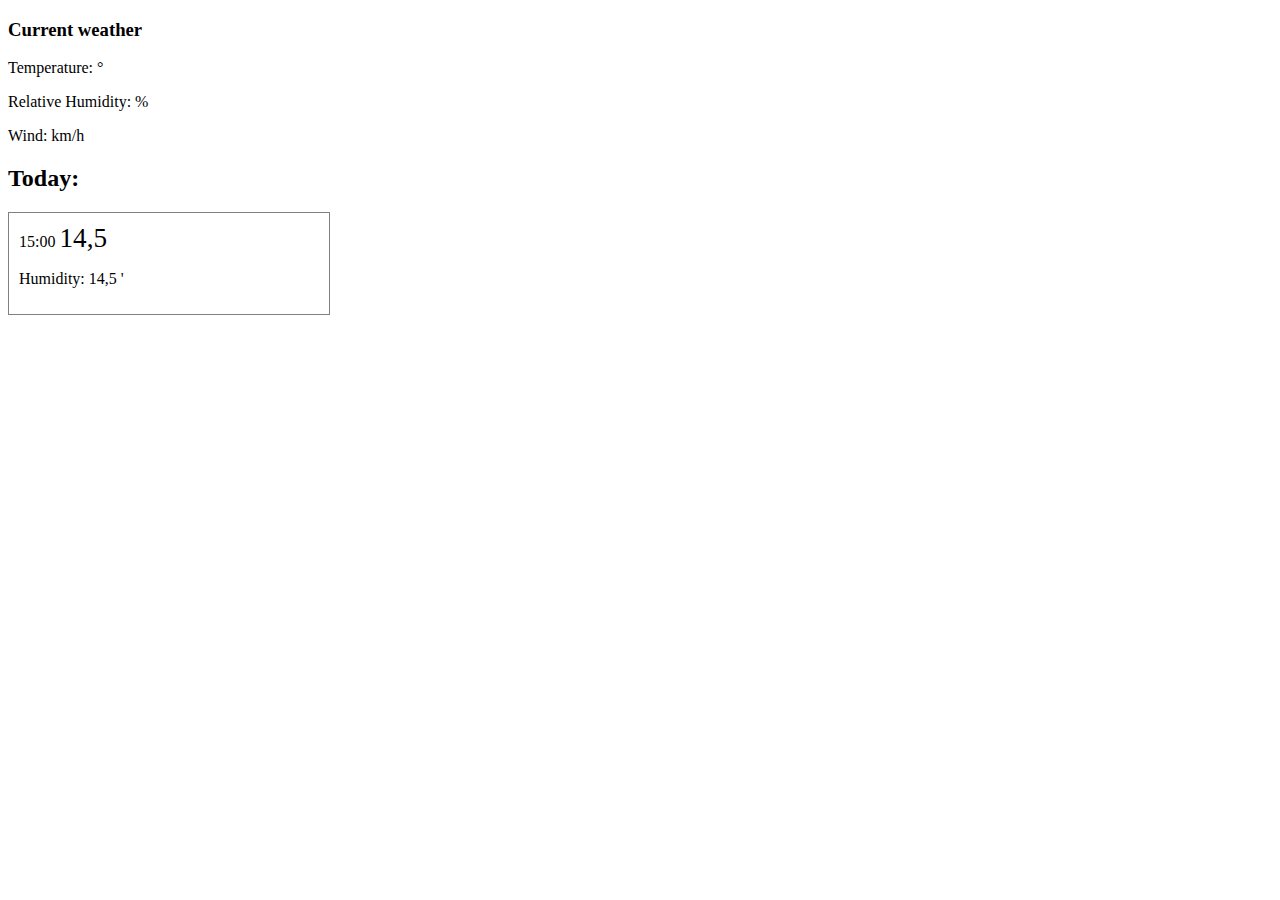
<file: weather-app/index.html>
<!DOCTYPE html>
<html lang="en">
<head>
    <meta charset="UTF-8">
    <meta http-equiv="X-UA-Compatible" content="IE=edge">
    <meta name="viewport" content="width=device-width, initial-scale=1.0">
    <link rel="stylesheet" href="style.css">
    <title>Weather</title>
</head>
<body>
    <div class="content">
        <div class="current">
            <h3>Current weather</h3>
            <p>Temperature: <span class="current__temperature"></span>°</p>
            <p>Relative Humidity: <span class="current__humid"></span>%</p>
            <p>Wind: <span class="current__wind_dir"></span><span class="current__wind_speed"></span>km/h</p>

        </div>
        <div class="dates">
            
        </div>
        <h2>Today: </h2>
        <div class="hourly">
            <div class="hourly__card">
                <span class="hourly__time">15:00</span>
                <span class="hourly__temperature">14,5 </span>
                <p>
                    Humidity: <span class="hourly__humid"> 14,5 '</span>
                </p>
            </div>

        </div>
    </div>

    <script type="module" src="script.js"></script>
</body>
</html>
</file>
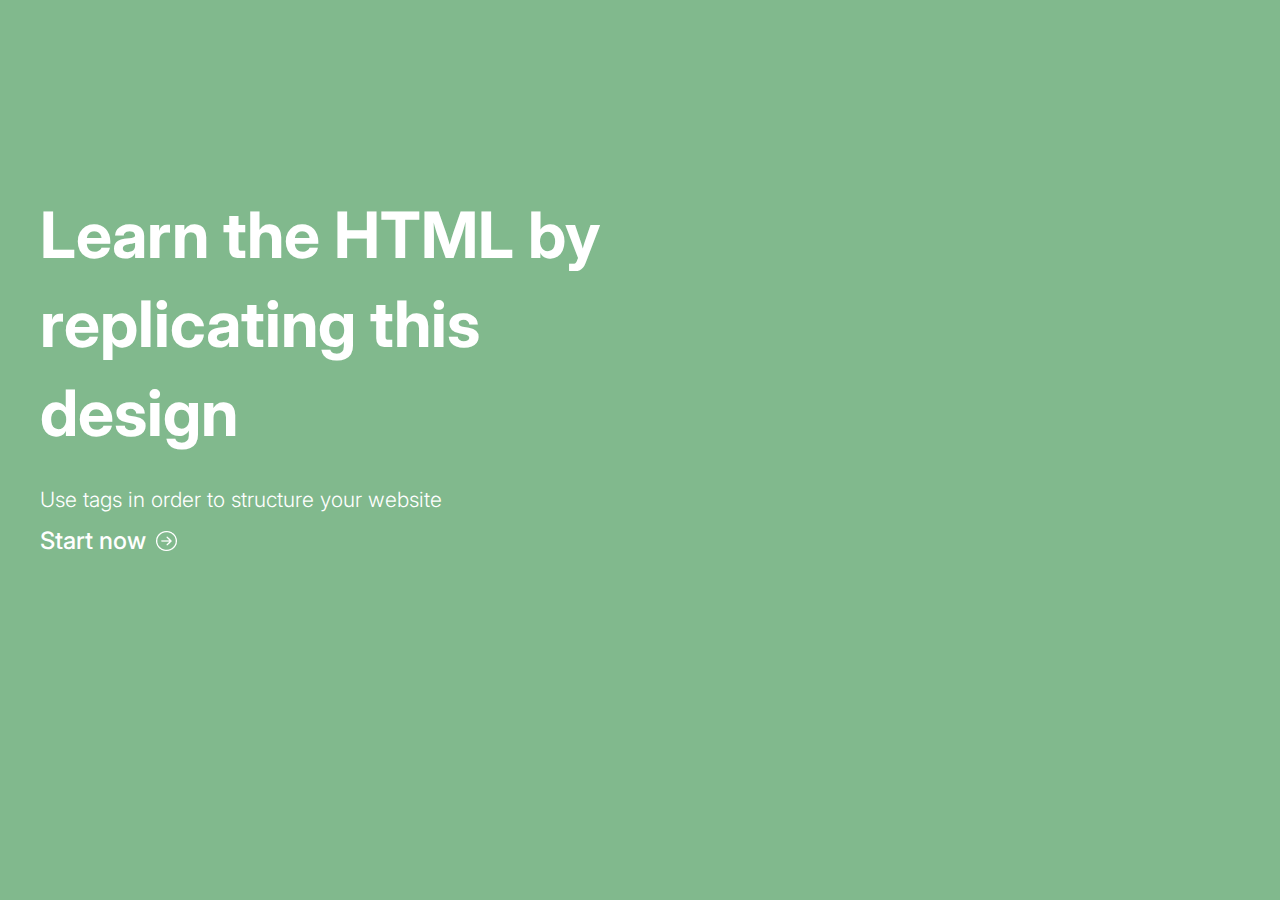
<file: task1/index--video.html>
<!DOCTYPE html>
<html lang="en">
<head>
    <meta charset="UTF-8">
    <meta http-equiv="X-UA-Compatible" content="IE=edge">
    <meta name="viewport" content="width=device-width, initial-scale=1.0">
    <title>Document</title>
    <link rel="stylesheet" href="./style.css"/>
    <link rel="preconnect" href="https://fonts.googleapis.com">
    <link rel="preconnect" href="https://fonts.gstatic.com" crossorigin>
    <link href="https://fonts.googleapis.com/css2?family=Inter:wght@300;500;700&display=swap" rel="stylesheet">
</head>
<body>
    <div class="heading">
        <div class="heading--information">
            <h1>Learn the HTML by replicating this design</h1>
            <p class="description">Use tags in order to structure your website</p>
            <a href="#"> Start now
                <img src="./arrow.png" alt="" class="arrow">
            </a>
        </div>
        <div class="heading--video">
            <iframe width="560" height="315" src="https://www.youtube.com/embed/A8vDlU96_Js" title="YouTube video player" frameborder="0" allow="accelerometer; autoplay; clipboard-write; encrypted-media; gyroscope; picture-in-picture" allowfullscreen></iframe>
        </div>
    </div>

</body>
</html>
</file>
<file: facebook-design/style.css>
* {
  padding: 0;
  margin: 0;
  box-sizing: border-box;
}

body {
  background: #F0F2F5;
  color: #080808;
}

.loader {
  position: absolute;
  left: 50%;
  top: 50%;
  border: 16px solid #f3f3f3; /* Light grey */
  border-top: 16px solid #3498db; /* Blue */
  border-radius: 50%;
  width: 120px;
  height: 120px;
  -webkit-animation: spin 2s linear infinite;
          animation: spin 2s linear infinite;
}

@-webkit-keyframes spin {
  0% {
    transform: rotate(0deg);
  }
  100% {
    transform: rotate(360deg);
  }
}

@keyframes spin {
  0% {
    transform: rotate(0deg);
  }
  100% {
    transform: rotate(360deg);
  }
}
.navbar {
  width: 100%;
  height: 61px;
  background-color: #fff;
}
.navbar a {
  position: relative;
}
.navbar .count_circle {
  display: flex;
  align-items: center;
  justify-content: center;
  width: 20px;
  height: 20px;
  background: #DE3F4F;
  color: #FFFFFF;
  border-radius: 50%;
  font-weight: 400;
  font-size: 13px;
  position: absolute;
  top: -5px;
  right: -5px;
}
.navbar__container {
  display: flex;
  justify-content: space-between;
  align-items: center;
  width: 100%;
  height: 100%;
  box-shadow: 0px 1px 2px rgba(0, 0, 0, 0.2);
  padding: 0 15px;
}
.navbar__logo {
  display: flex;
  gap: 9px;
  align-items: center;
}
.navbar__search_form {
  position: relative;
}
.navbar__search_form input {
  background: #F1F2F5;
  border-radius: 100px;
  padding: 10px 36px 12px;
  border: none;
  font-weight: 400;
  font-size: 15px;
  color: #66676B;
}
.navbar__search_form .serach_icon {
  position: absolute;
  left: 13px;
  top: 11px;
}
.navbar nav {
  display: flex;
  justify-content: space-between;
  padding: 0 10% 0 7%;
  width: 100%;
}
.navbar nav a {
  display: block;
  text-decoration: none;
  padding: 5px;
}
.navbar__profile, .navbar__profile_icons {
  display: flex;
  align-items: center;
  gap: 8px;
}
.navbar__profile p {
  padding-right: 11px;
}
.navbar__profile a, .navbar__profile .hamburger {
  display: flex;
  align-items: center;
  justify-content: center;
  width: 40px;
  height: 40px;
  background: #E5E6EB;
  border-radius: 50%;
}
.navbar__profile .hamburger {
  display: none;
  cursor: pointer;
}
.navbar__default_img {
  width: 40px;
  height: 40px;
  background: #000;
  border-radius: 50%;
}

.header {
  background: linear-gradient(180deg, #6F6F7A 0%, #FFFFFF 47.92%);
  box-shadow: 0px 1px 2px rgba(0, 0, 0, 0.2);
}
.header__cover {
  max-width: 941px;
  height: 300px;
  background: #202020;
  border-radius: 0px 0px 8px 8px;
  margin: 0 auto;
}
.header__user_info {
  height: 142px;
  max-width: 877px;
  margin: 0 auto;
  display: flex;
}
.header__profile_picture {
  width: 132px;
  height: 132px;
  background-color: #000;
  border-radius: 50%;
  position: relative;
  top: -10px;
}
.header__info {
  align-self: center;
  padding-left: 29px;
}
.header__info h2 {
  font-weight: 700;
  font-size: 28px;
  padding-bottom: 5px;
}
.header__info p {
  font-weight: 400;
  font-size: 17px;
  color: #66676B;
}
.header__box {
  background: #0572EF;
  border-radius: 6px;
  height: 40px;
  width: 312px;
  margin-left: auto;
  margin-bottom: 28px;
  align-self: flex-end;
}

.container {
  display: flex;
  justify-content: space-between;
  max-width: 877px;
  margin: 0 auto;
  margin-bottom: 100px;
  margin-top: 15px;
}
.container__left_side {
  max-width: 360px;
}
.container__right_side {
  width: 502px;
  display: flex;
  flex-direction: column;
  gap: 15px;
}

.post_skeleton {
  display: block;
  background: #FFFFFF;
  box-shadow: 0px 1px 2px rgba(0, 0, 0, 0.2);
  border-radius: 8px;
  padding-bottom: 11px;
}
.post_skeleton__image {
  height: 280px;
}

.post {
  background: #FFFFFF;
  box-shadow: 0px 1px 2px rgba(0, 0, 0, 0.2);
  border-radius: 8px;
  padding-bottom: 11px;
}
.post__header {
  display: flex;
  align-items: center;
  margin: 13px 27px 12px 16px;
}
.post__header svg {
  margin-left: auto;
}
.post__default_img {
  width: 40px;
  height: 40px;
  background: #000;
  border-radius: 50%;
}
.post__default_img img {
  width: 100%;
  height: 100%;
  border-radius: 50%;
}
.post__profile_info {
  padding-left: 7px;
  min-width: 100px;
}
.post__profile_info h3 {
  min-height: 15px;
  font-weight: 500;
  font-size: 16px;
}
.post__profile_info p {
  min-height: 15px;
  margin-top: 1px;
  font-weight: 400;
  font-size: 13px;
  letter-spacing: 0.025em;
  color: #66676B;
}
.post__description {
  margin: 0 27px 15px 16px;
  min-height: 15px;
}
.post__description p {
  font-weight: 400;
  letter-spacing: -0.02em;
}
.post__image {
  width: 100%;
}
.post__feedback {
  display: flex;
  align-items: center;
  padding: 13px 17px 12px 19px;
}
.post__feedback__comment_count {
  margin-left: auto;
  min-height: 15px;
  min-width: 80px;
}
.post__feedback p {
  font-weight: 400;
  font-size: 15px;
  color: #66676B;
}
.post__leave_feedback {
  display: flex;
  min-height: 15px;
  justify-content: space-between;
  align-items: center;
  margin: 0 16px;
  padding: 0 47px 0 53px;
  border: 1px solid #CFD0D4;
  border-left: none;
  border-right: none;
}
.post__icons {
  display: flex;
  min-width: 90px;
  min-height: 15px;
}
.post__comments {
  display: flex;
  flex-direction: column;
}
.post__comments a:first-child {
  align-self: flex-end;
}
.post__comments a {
  display: block;
  padding: 11px 16px 9px 18px;
  font-weight: 500;
  font-size: 15px;
  text-decoration: none;
  color: #66676B;
  cursor: pointer;
}
.post__comment {
  display: flex;
  padding: 0 17px 0 14px;
  width: 100%;
}
.post__comment input {
  flex-grow: 1;
  background: #F1F2F5;
  border-radius: 100px;
  padding: 9px 12px;
  border: none;
  font-weight: 400;
  font-size: 15px;
  letter-spacing: 0.015em;
  color: #66676B;
}
.post__comment input ::-moz-placeholder {
  font-weight: 400;
  font-size: 15px;
  letter-spacing: 0.015em;
  color: #66676B;
}
.post__comment input :-ms-input-placeholder {
  font-weight: 400;
  font-size: 15px;
  letter-spacing: 0.015em;
  color: #66676B;
}
.post__comment input ::placeholder {
  font-weight: 400;
  font-size: 15px;
  letter-spacing: 0.015em;
  color: #66676B;
}
.post__comment_img {
  width: 37px;
  height: 37px;
  background: #000;
  border-radius: 50%;
  margin-right: 4px;
}

.skeleton {
  -webkit-animation: skeleton-loading 1s linear infinite alternate;
          animation: skeleton-loading 1s linear infinite alternate;
}

@-webkit-keyframes skeleton-loading {
  0% {
    background-color: hsl(200deg, 20%, 80%);
  }
  100% {
    background-color: hsl(200deg, 20%, 95%);
  }
}

@keyframes skeleton-loading {
  0% {
    background-color: hsl(200deg, 20%, 80%);
  }
  100% {
    background-color: hsl(200deg, 20%, 95%);
  }
}
@media screen and (max-width: 1000px) {
  .navbar {
    height: 120px;
  }
  .navbar__container {
    flex-direction: column;
    align-items: flex-start;
    padding-top: 15px;
    justify-content: space-between;
    position: relative;
  }
  .navbar__profile {
    position: absolute;
    top: 15px;
    right: 0;
    margin-right: 15px;
  }
}
@media screen and (max-width: 650px) {
  .navbar__profile_icons {
    display: none;
  }
  .navbar__profile .hamburger {
    display: flex;
  }
  .active .navbar__profile_icons {
    display: flex;
    position: absolute;
    flex-direction: column;
    right: 0;
    top: 50px;
  }
}/*# sourceMappingURL=style.css.map */
</file>
<file: fonts-task/style.css>
@import url('./fonts/fonts.css');
@import url('https://fonts.googleapis.com/css2?family=Ibarra+Real+Nova:ital,wght@0,400;0,500;0,600;0,700;1,400;1,500;1,600;1,700&display=swap');

*{
    margin: 0; 
    padding: 0;
}
body{
    font-family: 'Montserrat', sans-serif;
}

.task-1 h1{
    font-family: 'Cormorant SC', serif;
}

.task-1 h2,.task-1 h3,.task-1 h4,.task-1 h5,.task-1 h6{ 
    font-family: 'Square Peg';
}

div.task-1{ 
    width: 50%;
    margin-left: 30px;
}

.task-1 p{ 
    text-align: justify;
    text-indent: 2em;
    line-height: 1.7em;
}

.task-1 p::first-letter{ 
    font-size: 30px;
}

.task-1 p::first-line{ 
    font-style: italic;
}
.container{ 
    display: flex; 
    justify-content: center;
    flex-wrap: wrap;
    max-width: 1300px;
    margin: 0 auto;
    gap: 39px;
}
.card{ 
    display: flex; 
    flex-direction: column; 
    justify-content: space-between;
    width: 400px;
    height: 600px;
    border: 1px solid #cecece; 
    padding-bottom: 10px;
}
.card > div{ 
    padding-left: 30px;
}


.block{ 
    margin-top: 10px;
    width: 100px; 
    height: 35px;
    background: #FFD600;
}
.card--italics{ 
    border-top: 1px solid #FFD600;
    padding-top: 10px;
    font-style: italic;
}

.card-1 {
    font-family: 'Ibarra Real Nova', serif;
}

.card-2{ 

}
.card-3{ 

}
.card-4{ 

}
.card-5{ 

}
.card-6{ 
    
}
</file>
<file: four-in-line-game/style.css>
.game {
  padding-top: 10px;
  margin: 0 auto;
  display: flex;
  flex-direction: column;
  align-items: center;
}
.game__container {
  display: grid;
  grid-template-columns: repeat(10, 1fr);
  grid-template-rows: repeat(10, 1fr);
  gap: 5px;
}
.game__block {
  width: 50px;
  height: 50px;
  background: rgb(106, 197, 151);
  font-size: 50px;
  display: flex;
  justify-content: center;
  align-items: center;
  cursor: pointer;
  transition: transform 0.2s;
}
.game__block:hover {
  transform: scale(1.05);
  background: rgb(212, 108, 125);
}
.game__reset_button {
  width: 80px;
  padding: 10px;
  margin-top: 20px;
  color: white;
  background: rgb(82, 151, 117);
  cursor: pointer;
}
.game__reset_button:hover {
  background: rgb(57, 104, 80);
}
.game__result {
  font-size: 30px;
  padding-top: 20px;
}/*# sourceMappingURL=style.css.map */
</file>
<file: instagram/style.css>
nav{ 
    display: flex;
    gap: 10px;
}
a{ 
    text-decoration: none;
}
nav a{ 
    display: block;
    text-decoration: none;
    height: 100px;
    background-color: aqua;
    font-size: 100px;
    color: black;
}

nav a:hover { 
    background-color: aquamarine;
    color: red;
}

/*SVG elements*/
nav svg{ 
    width: 100px; 
    fill: black;
    background-color: antiquewhite;
 
}
nav a:hover >svg{
    fill: red;
}
/*************/

/*IMG elements*/
a:hover >img, a:hover >img.clicked{ 
    filter: invert(13%) sepia(94%) saturate(7466%) hue-rotate(0deg) brightness(94%) contrast(115%);
}
nav a img{ 
    width: 100px; 
}
/*******************/


nav .circle{ 
    fill:#4094EF;
    color: #4094EF;
}

nav .clicked{ 
    fill: #00ff00; /*for svg*/
    color: #00ff00; /*for icon as a font*/
}
nav img.clicked{
    filter: invert(71%) sepia(47%) saturate(6564%) hue-rotate(80deg) brightness(116%) contrast(126%); /*for img : black to green*/
}

.logo{ 
    font-size: 50px;
    color: black;
}
</file>
<file: instagram/font-styles.css>
@font-face {
  font-family: 'icomoon';
  src:  url('fonts/icomoon.eot?llnac');
  src:  url('fonts/icomoon.eot?llnac#iefix') format('embedded-opentype'),
    url('fonts/icomoon.ttf?llnac') format('truetype'),
    url('fonts/icomoon.woff?llnac') format('woff'),
    url('fonts/icomoon.svg?llnac#icomoon') format('svg');
  font-weight: normal;
  font-style: normal;
  font-display: block;
}

[class^="icon-"], [class*=" icon-"] {
  /* use !important to prevent issues with browser extensions that change fonts */
  font-family: 'icomoon' !important;
  speak: never;
  font-style: normal;
  font-weight: normal;
  font-variant: normal;
  text-transform: none;
  line-height: 1;

  /* Better Font Rendering =========== */
  -webkit-font-smoothing: antialiased;
  -moz-osx-font-smoothing: grayscale;
}

.icon-circle:before {
  content: "\e900";
}
.icon-explore:before {
  content: "\e901";
}
.icon-home:before {
  content: "\e902";
}
.icon-like:before {
  content: "\e903";
}
.icon-logo:before {
  content: "\e904";
}
.icon-messages:before {
  content: "\e905";
}
.icon-search:before {
  content: "\e906";
}
</file>
<file: task1/style.css>
*{ 
    margin: 0; 
    padding: 0; 
}
body{ 
    background: #81B98D;
    font-family: 'Inter', sans-serif;
    color: #FFFFFF;
}
.navigation{ 
    position: absolute;
    top:69px;
    width: 100%;
}
.heading{ 
    min-height: 50%;
    max-width: 1200px;
    margin: 0 auto;
    display: flex; 
    justify-content: space-between;
}

h1{
    font-weight: 700;
    font-size: 64px;
    line-height: 89px;
    padding-right: 20px;
}
p{ 
    font-weight: 300;
    font-size: 21px;
}

.heading--information a{
    font-weight: 500;
    font-size: 24px;
    color: #FFFFFF;
    text-decoration: none;
    display: flex;
    align-items: center;
}

.arrow{ 
    padding-left: 10px; 
}

.heading--information{ 
    margin-top: 190px;
    max-width: 50%; 
}
.description{ 
    margin-top: 30px;
    margin-bottom: 14px;
}

.heading--video{ 
    width: 50%;
    margin-top: 190px;
}


.cards{ 
    display: flex;
    justify-content: center;
    gap: 36px;
    max-width: 1200px;
    margin: 0 auto; 
    padding: 70px 0; 
}

.card{ 
    min-width: 250px;
    background: #FFFFFF;  
}
.card-bottom{ 
    display: flex;
    justify-content: center;
    background: #FFFFFF;  
}
.card img{
    width: 100%;
}
.card--info{ 
    padding: 18px;
}

.card--title{ 
    font-weight: 500;
    font-size: 21px;
    line-height: 25px;
    color: #007519;
}

.card--description{ 
    font-weight: 400;
    font-size: 13px;
    line-height: 19px;
    padding-top: 9px;
    color: #5F5A5A;
}

.card--button{
    background: #007519;
    font-family: 'Inter';
    font-weight: 700;
    font-size: 11px;
    line-height: 19px;
    color: #FFFFFF;
    padding: 6px 16px;
    margin-top: 30px;
    cursor: pointer; 
    outline: none; 
    border:none;
}
hr{
    border:none;
    border-top: 1px solid #FFFFFF;
    max-width: 880px;
    margin: 0 auto;
}
.navbar{ 
    display: flex;
    align-items: center;
    max-width: 1200px;
    margin: 0 auto;
    
}
.navbar nav{ 
    display: flex;
    align-items: center;
    justify-content: space-between;
    padding-right: 54px; 
    margin: 0 auto;

}
.navbar h2{ 
    font-weight: 600;
    font-size: 22px;
}
.navbar nav a{ 
    font-weight: 400;
    font-size: 17px;
    color: #FFFFFF;
    text-decoration: none;
    padding-left: 62px;
}
.navbar nav a.clicked-link{ 
    color: #00350B;
}

.navbar .nav--forms{ 
    display: flex;
    align-items: center;
    margin-right: 45px;
}

#search_bar { 
    background: #F1F2F5;
    padding: 11px 64px 11px 36px;
    border: none;
    font-weight: 400;
    font-size: 15px;

    color: #555555;
}
.search-form{
    position: relative;
}
.search-form button{ 
    position: absolute;
    left: 12px;
    top: 12px;
    border: none;
    cursor: pointer;
}

.nav--forms a{
    font-weight: 500;
    font-size: 19px;
    text-decoration: none;
    color: #FFFFFF;
    background: #007519;
    padding: 9px 17px;
    margin-left: 9px;
}
</file>
<file: tictactoe/style.css>
.game {
  max-width: 320px;
  padding-top: 10px;
  margin: 0 auto;
  display: flex;
  flex-direction: column;
  align-items: center;
}
.game__container {
  display: grid;
  grid-template-columns: 1fr 1fr 1fr;
  gap: 10px;
}
.game__block {
  width: 100px;
  height: 100px;
  background: rgb(192, 131, 41);
  font-size: 60px;
  display: flex;
  justify-content: center;
  align-items: center;
  cursor: pointer;
  transition: transform 0.2s;
}
.game__block:hover {
  transform: scale(1.05);
}
.game__winner_block {
  background: green;
}
.game__reset_button {
  width: 80px;
  padding: 10px;
  margin-top: 20px;
  color: white;
  background: rgb(122, 84, 27);
  cursor: pointer;
}
.game__reset_button:hover {
  background: rgb(100, 69, 22);
}
.game__result {
  font-size: 30px;
  padding-top: 20px;
}/*# sourceMappingURL=style.css.map */
</file>
<file: todolist-sql/style.css>
.input_field__task {
  width: 400px;
}

.tasks_container {
  display: flex;
  flex-direction: column;
  gap: 15px;
}

.task {
  display: flex;
  gap: 10px;
  border: 0.5px solid rgb(143, 138, 138);
  width: -webkit-fit-content;
  width: -moz-fit-content;
  width: fit-content;
  padding: 5px 10px;
  border-radius: 5px;
}
.task__text {
  width: 400px;
}
.task__text:disabled {
  border: none;
  background: transparent;
}

.task_template {
  display: none;
}/*# sourceMappingURL=style.css.map */
</file>
<file: weather-app/style.css>
.hourly__card {
  width: 300px;
  border: 1px solid grey;
  padding: 10px;
}
.hourly__temperature {
  font-size: 1.7em;
}/*# sourceMappingURL=style.css.map */
</file>
